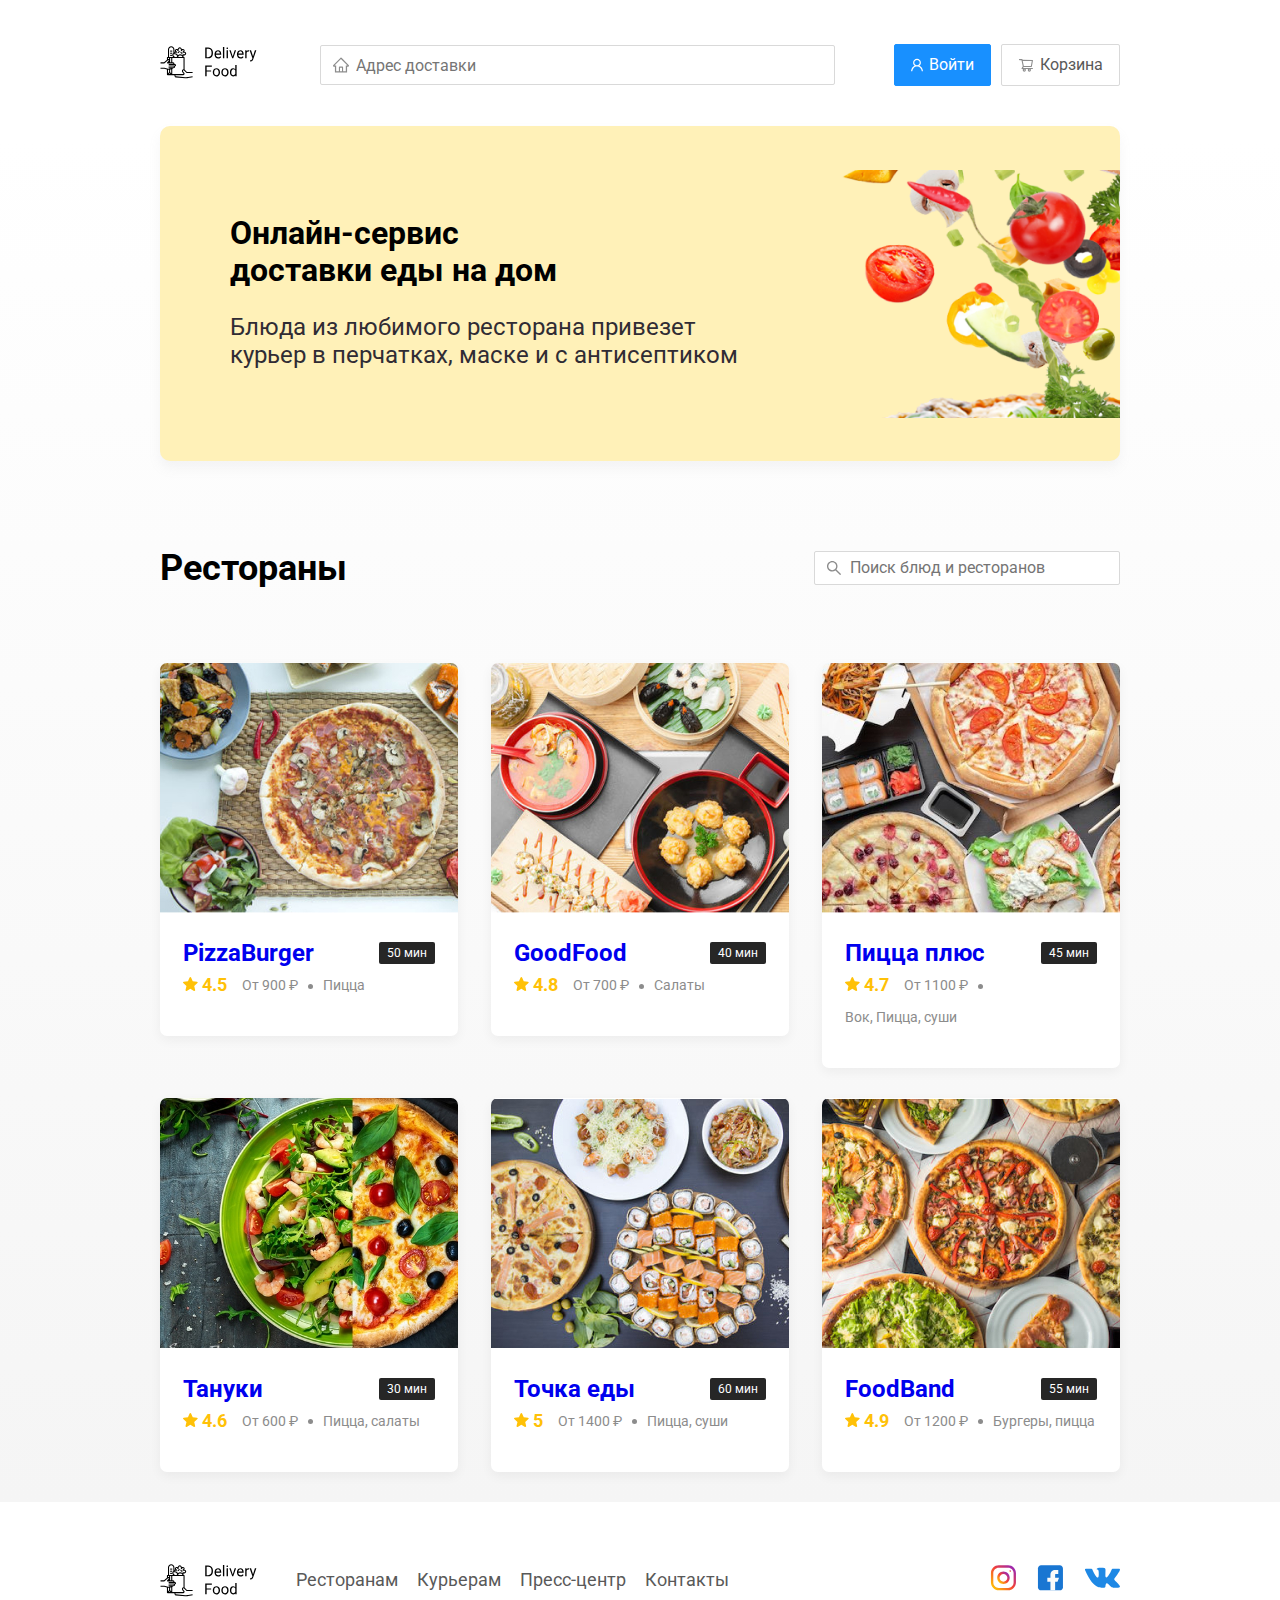
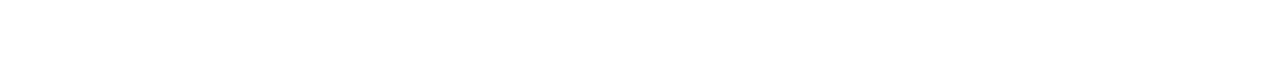
<file: index.html>
<!DOCTYPE html>
<html lang="ru">
<head>
  <meta charset="UTF-8">
  <meta name="viewport" content="width=device-width, initial-scale=1.0">
  <title>Доставка еды на дом</title>
  <link href="https://fonts.googleapis.com/css?family=Roboto:400,700&display=swap&subset=cyrillic" rel="stylesheet">
  <link rel="stylesheet" href="css/normalize.css">
  <link rel="stylesheet" href="css/style.css">
  <link rel="stylesheet" href="css/animate.css">
</head>
<body>
<div class="container">
    <!-- Шапка сайта -->
    <header class="header">
      <!-- Логотип -->
      <a href="index.html" class="logo">
        <img src="img\logo.svg" alt="Logo" class="logo">
      </a>
      <!-- Поле адреса -->
      <input type="text" class="input input-address" placeholder="Адрес доставки">
      <div class="buttons">
        <button class="button button-primary">
          <img src="img/head.svg" alt="User" class="button-icon">
          <span class="button-text">
            Войти
          </span>          
        </button>
        <button class="button">
          <img src="img/cart.svg" alt="Cart" class="button-icon">
          <span class="button-text">
            Корзина
          </span>  
        </button>
      </div>
    </header>
</div>
<main class="main">
  <div class="container">
    <section class="promo">
      <h1 class="promo-title">Онлайн-сервис </br> доставки еды на дом</h1>
      <p class="promo-text">Блюда из любимого ресторана привезет курьер в перчатках, маске и с антисептиком</p>
    </section>

    <section class="restaurants">
      <div class="section-heading">
        <h2 class="section-title">Рестораны</h2>
        <input type="text" class="input input-search" placeholder="Поиск блюд и ресторанов">
      </div>
      <div class="cards">

        <a href="restaurant.html" class="card">
          <img src="img/image.jpg" alt="image" class="card-image"></img>
          <div class="card-text">
            <div class="card-heading">
              <h3 class="card-title">PizzaBurger</h3>
              <span class="card-tag tag">50 мин</span>
            </div>
            <div class="card-info">
              <div class="rating">
                <img src="img/star.svg" alt="rating">
                4.5</div>
              <div class="price">От 900 ₽</div>
              <div class="category">Пицца</div>
            </div>
          </div>
        </a>

        <a href="restaurant.html" class="card">
          <img src="img/tanuki.jpg" alt="image" class="card-image"></img>
          <div class="card-text">
            <div class="card-heading">
              <h3 class="card-title">GoodFood</h3>
              <span class="card-tag tag">40 мин</span>
            </div>
            <div class="card-info">
              <div class="rating">
                <img src="img/star.svg" alt="rating">
                4.8</div>
              <div class="price">От 700 ₽</div>
              <div class="category">Салаты</div>
            </div>
          </div>
        </a>

        <a href="restaurant.html" class="card">
          <img src="img/foodband.jpg" alt="image" class="card-image"></img>
          <div class="card-text">
            <div class="card-heading">
              <h3 class="card-title">Пицца плюс</h3>
              <span class="card-tag tag">45 мин</span>
            </div>
            <div class="card-info">
              <div class="rating">
                <img src="img/star.svg" alt="rating">
                4.7</div>
              <div class="price">От 1100 ₽</div>
              <div class="category">Вок, Пицца, суши</div>
            </div>
          </div>
        </a>

        <a href="restaurant.html" class="card">
          <img src="img/jadina.jpg" alt="image" class="card-image"></img>
          <div class="card-text">
            <div class="card-heading">
              <h3 class="card-title">Тануки</h3>
              <span class="card-tag tag">30 мин</span>
            </div>
            <div class="card-info">
              <div class="rating">
                <img src="img/star.svg" alt="rating">
                4.6</div>
              <div class="price">От 600 ₽</div>
              <div class="category">Пицца, салаты</div>
            </div>
          </div>
        </a>

        <a href="restaurant.html" class="card">
          <img src="img/tochka.jpg" alt="image" class="card-image"></img>
          <div class="card-text">
            <div class="card-heading">
              <h3 class="card-title">Точка еды</h3>
              <span class="card-tag tag">60 мин</span>
            </div>
            <div class="card-info">
              <div class="rating">
                <img src="img/star.svg" alt="rating">
                5</div>
              <div class="price">От 1400 ₽</div>
              <div class="category">Пицца, суши</div>
            </div>
          </div>
        </a>

        <a href="restaurant.html" class="card">
          <img src="img/pizzaburger.jpg" alt="image" class="card-image"></img>
          <div class="card-text">
            <div class="card-heading">
              <h3 class="card-title">FoodBand</h3>
              <span class="card-tag tag">55 мин</span>
            </div>
            <div class="card-info">
              <div class="rating">
                <img src="img/star.svg" alt="rating">
                4.9</div>
              <div class="price">От 1200 ₽</div>
              <div class="category">Бургеры, пицца</div>
            </div>
          </div>
        </a>

      </div>
    </section>
  </div>
</main>
<footer class="footer">
  <div class="container">
    <div class="footer-block">
      <img src="img/logo.svg" alt="logo" class="logo footer-logo">
      <nav class="footer-nav">
        <a href="#" class="footer-link">Ресторанам</a>
        <a href="#" class="footer-link">Курьерам</a>
        <a href="#" class="footer-link">Пресс-центр</a>
        <a href="#" class="footer-link">Контакты</a>
      </nav>
      <div class="social-links">
        <a href="#" class="social-link"><img src="img/inst.svg" alt="instagram logo"></a>
        <a href="#" class="social-link"><img src="img/fb.svg" alt="facebook logo"></a>
        <a href="#" class="social-link"><img src="img/vk.svg" alt="vk logo"></a>
      </div>
    </div>
  </div>
</footer>
</body>
</html>
</file>
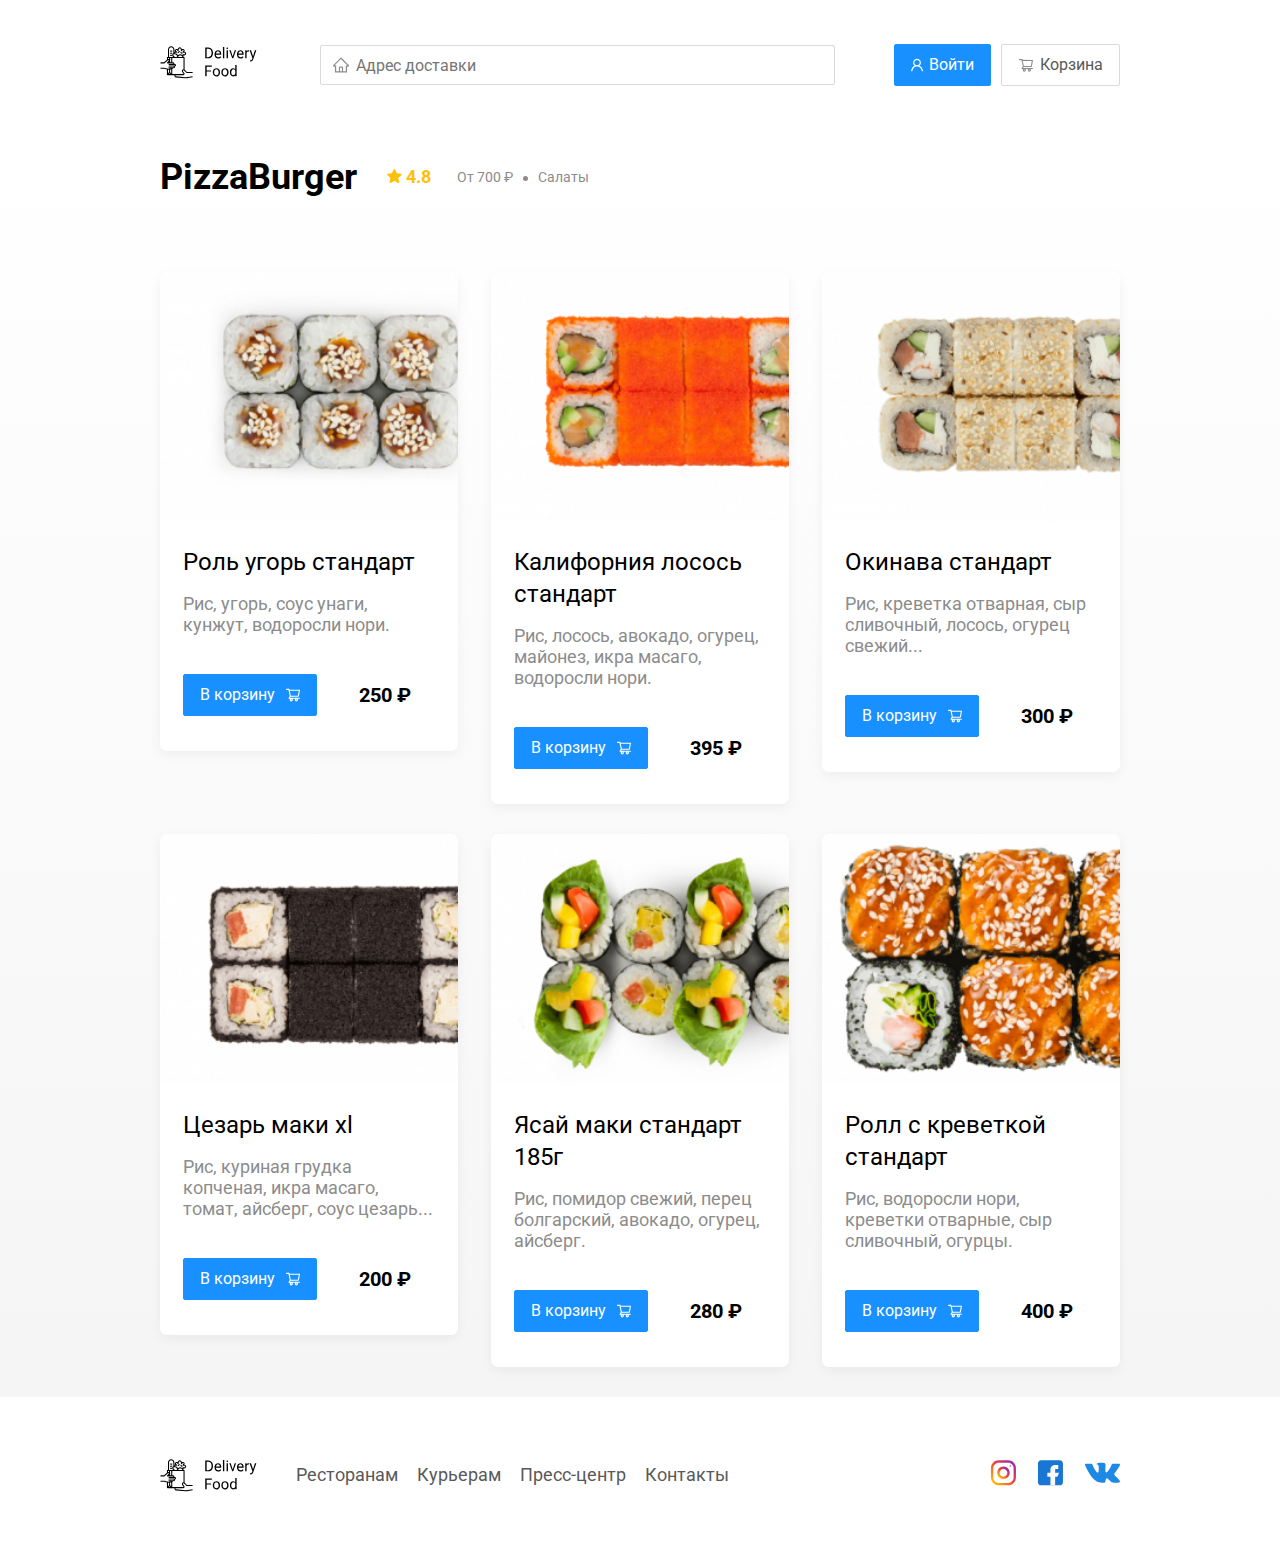
<file: restaurant.html>
<!DOCTYPE html>
<html lang="ru">
<head>
  <meta charset="UTF-8">
  <meta name="viewport" content="width=device-width, initial-scale=1.0">
  <title>PizzaBurger - Доставка еды на дом</title>
  <link href="https://fonts.googleapis.com/css?family=Roboto:400,700&display=swap&subset=cyrillic" rel="stylesheet">
  <link rel="stylesheet" href="css/normalize.css">
  <link rel="stylesheet" href="css/style.css">
  <link rel="stylesheet" href="css/animate.css">
</head>
<body>
<div class="container">
    <!-- Шапка сайта -->
    <header class="header">
      <!-- Логотип -->
      <a href="index.html" class="logo">
        <img src="img\logo.svg" alt="Logo" class="logo">
      </a>
      <!-- Поле адреса -->
      <input type="text" class="input input-address" placeholder="Адрес доставки">
      <div class="buttons">
        <button class="button button-primary">
          <img src="img/head.svg" alt="User" class="button-icon">
          <span class="button-text">
            Войти
          </span>          
        </button>
        <button class="button" id="card-button">
          <img src="img/cart.svg" alt="Cart" class="button-icon">
          <span class="button-text">
            Корзина
          </span>  
        </button>
      </div>
    </header>
</div>
<main class="main">
  <div class="container">
    <section class="restaurants">
      <div class="section-heading">
        <h2 class="section-title">PizzaBurger</h2>
        <div class="card-info">
          <div class="rating">
            <img src="img/star.svg" alt="rating">
            4.8</div>
          <div class="price">От 700 ₽</div>
          <div class="category">Салаты</div>
        </div>
      </div>
      <div class="cards">

        <div class="card wow fadeInUp" data-wow-delay="0.2s">
          <img src="img/ugor.jpg" alt="image" class="card-image"></img>
          <div class="card-text">
            <div class="card-heading">
              <h3 class="card-title card-title-reg">Роль угорь стандарт</h3>
            </div>
            <div class="card-info">
              <div class="ingredients">Рис, угорь, соус унаги, кунжут, водоросли нори.</div>
              <div class="card-buttons">
                <button class="button button-primary">
                  <span class="button-card-text">В корзину</span>
                  <img src="img/white_cart.svg" alt="shopping-cart" class="button-card-image">
                </button>
                <strong class="card-price-bold">250 ₽</strong>
              </div>
            </div>
          </div>
        </div>

        <div class="card wow fadeInUp" data-wow-delay="0.4s">
          <img src="img/losos.jpg" alt="image" class="card-image"></img>
          <div class="card-text">
            <div class="card-heading">
              <h3 class="card-title card-title-reg">Калифорния лосось стандарт</h3>
            </div>
            <div class="card-info">
              <div class="ingredients">Рис, лосось, авокадо, огурец, майонез, икра масаго, водоросли нори.</div>
              <div class="card-buttons">
                <button class="button button-primary">
                  <span class="button-card-text">В корзину</span>
                  <img src="img/white_cart.svg" alt="shopping-cart" class="button-card-image">
                </button>
                <strong class="card-price-bold">395 ₽</strong>
              </div>
            </div>
          </div>
        </div>

        <div class="card wow fadeInUp" data-wow-delay="0.6s">
          <img src="img/okinava.jpg" alt="image" class="card-image"></img>
          <div class="card-text">
            <div class="card-heading">
              <h3 class="card-title card-title-reg">Окинава стандарт</h3>
            </div>
            <div class="card-info">
              <div class="ingredients"> Рис, креветка отварная, сыр сливочный, лосось, огурец свежий...</div>
              <div class="card-buttons">
                <button class="button button-primary">
                  <span class="button-card-text">В корзину</span>
                  <img src="img/white_cart.svg" alt="shopping-cart" class="button-card-image">
                </button>
                <strong class="card-price-bold">300 ₽</strong>
              </div>
            </div>
          </div>
        </div>

        <div class="card wow fadeInUp" data-wow-delay="0.2s">
          <img src="img/cesar.jpg" alt="image" class="card-image"></img>
          <div class="card-text">
            <div class="card-heading">
              <h3 class="card-title card-title-reg">Цезарь маки xl</h3>
            </div>
            <div class="card-info">
              <div class="ingredients">Рис, куриная грудка копченая, икра масаго, томат, айсберг, соус цезарь...</div>
              <div class="card-buttons">
                <button class="button button-primary">
                  <span class="button-card-text">В корзину</span>
                  <img src="img/white_cart.svg" alt="shopping-cart" class="button-card-image">
                </button>
                <strong class="card-price-bold">200 ₽</strong>
              </div>
            </div>
          </div>
        </div>

        <div class="card wow fadeInUp" data-wow-delay="0.4s">
          <img src="img/yasai.jpg" alt="image" class="card-image"></img>
          <div class="card-text">
            <div class="card-heading">
              <h3 class="card-title card-title-reg">Ясай маки стандарт 185г</h3>
            </div>
            <div class="card-info">
              <div class="ingredients">Рис, помидор свежий, перец болгарский, авокадо, огурец, айсберг.</div>
              <div class="card-buttons">
                <button class="button button-primary">
                  <span class="button-card-text">В корзину</span>
                  <img src="img/white_cart.svg" alt="shopping-cart" class="button-card-image">
                </button>
                <strong class="card-price-bold">280 ₽</strong>
              </div>
            </div>
          </div>
        </div>

        <div class="card wow fadeInUp" data-wow-delay="0.6s">
          <img src="img/shrimp.jpg" alt="image" class="card-image"></img>
          <div class="card-text">
            <div class="card-heading">
              <h3 class="card-title card-title-reg">Ролл с креветкой стандарт</h3>
            </div>
            <div class="card-info">
              <div class="ingredients">Рис, водоросли нори, креветки отварные, сыр сливочный, огурцы.</div>
              <div class="card-buttons">
                <button class="button button-primary">
                  <span class="button-card-text">В корзину</span>
                  <img src="img/white_cart.svg" alt="shopping-cart" class="button-card-image">
                </button>
                <strong class="card-price-bold">400 ₽</strong>
              </div>
            </div>
          </div>
        </div>

      </div>
    </section>
  </div>
</main>
<footer class="footer">
  <div class="container">
    <div class="footer-block">
      <img src="img/logo.svg" alt="logo" class="logo footer-logo">
      <nav class="footer-nav">
        <a href="#" class="footer-link">Ресторанам</a>
        <a href="#" class="footer-link">Курьерам</a>
        <a href="#" class="footer-link">Пресс-центр</a>
        <a href="#" class="footer-link">Контакты</a>
      </nav>
      <div class="social-links">
        <a href="#" class="social-link"><img src="img/inst.svg" alt="instagram logo"></a>
        <a href="#" class="social-link"><img src="img/fb.svg" alt="facebook logo"></a>
        <a href="#" class="social-link"><img src="img/vk.svg" alt="vk logo"></a>
      </div>
    </div>
  </div>
</footer>

<div class="modal">
  <div class="modal-dialog">
    <div class="modal-header">
      <h3 class="modal-title">Корзина</h3>
      <button class="close">&times;</button>
    </div>

    <div class="modal-body">
      <div class="foods-row">
        <span class="food-name">Ролл угорь стандарт</span>
        <strong class="food-price">250 ₽</strong>
        <div class="food-counter">
          <button class="counter-button">-</button>
          <span class="counter">1</span>
          <button class="counter-button">+</button>
        </div>
      </div>

      <div class="foods-row">
        <span class="food-name">Ролл угорь стандарт</span>
        <strong class="food-price">250 ₽</strong>
        <div class="food-counter">
          <button class="counter-button">-</button>
          <span class="counter">1</span>
          <button class="counter-button">+</button>
        </div>
      </div>

      <div class="foods-row">
        <span class="food-name">Ролл угорь стандарт</span>
        <strong class="food-price">250 ₽</strong>
        <div class="food-counter">
          <button class="counter-button">-</button>
          <span class="counter">1</span>
          <button class="counter-button">+</button>
        </div>
      </div>

      <div class="foods-row">
        <span class="food-name">Ролл угорь стандарт</span>
        <strong class="food-price">250 ₽</strong>
        <div class="food-counter">
          <button class="counter-button">-</button>
          <span class="counter">1</span>
          <button class="counter-button">+</button>
        </div>
      </div>

      <div class="foods-row">
        <span class="food-name">Ролл угорь стандарт</span>
        <strong class="food-price">250 ₽</strong>
        <div class="food-counter">
          <button class="counter-button">-</button>
          <span class="counter">1</span>
          <button class="counter-button">+</button>
        </div>
      </div>

      <div class="modal-footer">
        <span class="modal-pricetag">1250 ₽</span>
        <div class="footer-buttons">
          <button class="button button-primary">Оформить заказ</button>
          <button class="button">Отмена</button>
        </div>
      </div>
    </div>
  </div>
</div>
<script src="js/wow.min.js"></script>
<script src="js/main.js"></script>
</body>
</html>
</file>
<file: css/style.css>
* {
  box-sizing: border-box;
}


body {
  font-family: 'Roboto', sans-serif;
  padding-top: 44px;
}

.container {
  max-width: 1200px;
  margin: auto;
}

.header {
  display: flex;
  align-items: center;
  justify-content: space-between;
  margin-bottom: 40px;
}

.input {
  background: #FFFFFF;
  border: 1px solid #D9D9D9;
  border-radius: 2px;
  font-size: 16px;
  padding-left: 35px;
  line-height: 24px;
  background-repeat: no-repeat;
  background-position: left 11px center; 
}

.input-address {
  height: 40px;
  flex: 0.8; 
  background-image: url(../img/home.svg); 
}

.input-search {
  height: 34px;
  width: 306px;  
  background-image: url(../img/search.svg);
  margin-left: auto;
}

.buttons {
  display: flex;
  align-items: center;
}

.button {
  padding: 8px 16px;
  background: #FFFFFF;
  border: 1px solid #D9D9D9;
  box-sizing: border-box;
  box-shadow: 0px 0px 2px rgba(0, 0, 0, 0.0015);
  border-radius: 2px;
  color: #595959;
  font-size: 16px;
  line-height: 24px;
  display: flex;
  align-items:center;
}

.button-primary {
  background: #1890FF;
  border: 1px solid #1890FF;
  color: #fff;
  margin-right: 10px;
}

.button-card-text {
  margin-right: 10px;
}

.button-icon {
  margin-right: 6px;
  vertical-align: middle;
}

.promo {
  box-shadow: 0px 7px 12px rgba(158, 158, 163, 0.1);
  background: #FFF1B8 url(../img/foodburst.png) no-repeat top right -200px;
  border-radius: 10px;
  padding: 68px 70px;
  margin-bottom: 56px;
}

.promo-text {
  max-width: 538px;
  font-style: normal;
  font-weight: normal;
  font-size: 24px;
  line-height: 28px;

  color: #302C34;
}

.section-title {
  font-style: normal;
  font-weight: bold;
  font-size: 36px;
  line-height: 42px;
  margin-right: 30px;
}

.section-heading {
  display: flex;
  align-items: center;
  margin-bottom: 44px;
}

.cards {
  display: flex;
  align-items: flex-start;
  justify-content: space-between;
  flex-wrap: wrap;
}

.card {
  background: #FFFFFF;
  border-radius: 7px;
  box-shadow: 0px 4px 12px rgba(0, 0, 0, 0.05);
  overflow: hidden;       
  margin-bottom: 30px;  
  flex-basis: 31%; 
  text-decoration: none;
}

.card-image {
  width: 384px;
  height: 250px;
  object-fit: cover;
}

.card-text {
  padding-top: 20px;
  padding-bottom: 35px;
  padding-left: 23px;
  padding-right: 23px;
}

.card-heading {
  display: flex;
  align-items: center;
  justify-content: space-between;
}

.card-title {
  margin: 0;
  font-style: normal;
  font-weight: bold;
  font-size: 24px;
  line-height: 32px;
}

.card-title-reg {
  font-weight: 400;
}

.card-tag {
  font-style: normal;
  font-weight: normal;
  font-size: 12px;
  line-height: 20px;
  color: #FFFFFF;
  background: #262626;
  border-radius: 2px;
  padding: 1px 8px;
}

.card-info {
  display: flex;
  align-items: center;
  flex-wrap: wrap;
}

.card-buttons {
  display: flex;
  align-items: center;
  margin-top: 24px;
}

.card-price-bold {
  font-weight: bold;
  font-size: 20px;
  line-height: 32px;
  margin-left: 32px;
}

.rating {
  margin-right: 26px;
  font-style: normal;
  font-weight: bold;
  font-size: 18px;
  line-height: 32px;
  color: #FFC107;
}

.price, .category {
  font-style: normal;
  font-weight: normal;
  font-size: 18px;
  line-height: 32px;
  color: #8C8C8C;
}

.price {
  margin-right: 10px;
}

.category {
  text-overflow: ellipsis;
  overflow: hidden;
  white-space: nowrap;
  max-width: 150px;
}

.ingredients {
  margin: 15px 0;
  font-style: normal;
  font-weight: normal;
  font-size: 18px;
  line-height: 21px;
  color: #8C8C8C;
}

.price::after {
  content: "";
  width: 5px;
  height: 5px;
  background-color: #8c8c8c;
  display: inline-block;
  vertical-align: middle;
  border-radius: 50%;
  margin-left: 10px;
}

.main {
  background: linear-gradient(180deg, rgba(245, 245, 245, 0) 1.04%, #F5F5F5 100%);
}

.footer {
  padding: 60px 0;
}

.footer-block {
  display: flex;
  align-items: center;
  justify-content: space-between;
}

.footer-nav {
  margin-left: 35px;
  margin-right: auto;
}

.footer-link {
  display: inline-block;
  font-style: normal;
  font-weight: normal;
  font-size: 18px;
  line-height: 21px;
  color: #595959;
  text-decoration: none;
}

.footer-link:not(:last-child) {
  margin-right: 15px;
}

.social-links {
  display: flex;
  align-items: center;
}

.social-link:not(:last-child) {
  margin-right: 21px;
}

.modal {

  position: fixed;
  left: 0;
  top: 0;
  width: 100%;
  height: 100%;
  background: rgba(0, 0, 0, 0.4);
  display: none;
}

.is-open {
  display: flex;
}

.modal-dialog {
  max-width: 780px;
  width: 95%;
  background: #FFFFFF;
  border-radius: 5px;
  margin: auto;
  padding: 40px 45px;
}

.modal-title {
  margin: 0;
  font-weight: bold;
  font-size: 36px;
  line-height: 42px;
}

.modal-header {
  display: flex;
  align-items: center;
  justify-content: space-between;
  margin-bottom: 45px;
}

.close {
  font-size: 36px;
  border: none;
  background-color: transparent;
}

.modal-body {
  margin-bottom: 52px;
}

.foods-row {
  display: flex;
  align-items: flex-start;
  justify-content: space-between;
  padding-bottom: 8px;
  border-bottom: 1px solid #D9D9D9;
  margin-bottom: 15px;
}

.food-name {
  font-weight: normal;
  font-size: 18px;
  line-height: 32px;
}

.food-price {
  margin-left: auto;
  padding-right: 16px;
  font-weight: bold;
  font-size: 20px;
  line-height: 32px;
}

.food-counter {
  display: flex;
  align-items: center;
}

.counter-button {
  background: #FFFFFF;
  border: 1px solid #40A9FF;
  box-sizing: border-box;
  border-radius: 2px;
  width: 39px;
  height: 32px;
  display: flex;
  align-items: center;
  justify-content: center;
  font-weight: normal;
  font-size: 14px;
  line-height: 22px;
  color: #40A9FF;
}

.counter {
  font-size: 16px;
  line-height: 24px;
  margin-left: 10px;
  margin-right: 10px;
}

.modal-footer {
  display: flex;
  align-items: center;
  justify-content: space-between;
}

.footer-buttons {
  display: flex;
  align-items: center;
}

.modal-pricetag {
  background: #262626;
  border-radius: 5px;
  color: white;
  padding: 15px 20px;
}

@media (max-width: 1366px) {
.container {
  max-width: 960px;
}

.promo {
  background-position: center right -300px;
  background-size: 750px;
}

.category, .price {
  font-size: 14px;
}

.card .rating {
  margin-right: 15px;
}
}

@media (max-width: 992px) {
  .container {
    max-width: 750px;
  }

  .promo {
    background-position: center right -200px;
    background-size: 500px;
    padding: 50px;
  }

  .promo-text {
    max-width: 400px;
    font-size: 18px;
  }

  .card {
    flex-basis: 49%;
  }

  .footer-link{
    font-size: 16px;
  }
}

@media (max-width: 768px) {
  .container {
    max-width: 560px;
  }

  .rating {
    flex-basis: 100%;
  }

  .card-info {
  flex-wrap: wrap;
  }

  .card-title {
    font-size: 18px;
  }

  .promo-title {
    font-size: 24px;
    line-height: 1.4;
  }

  .promo-text {
    margin-top: 0;
  }

  .promo {
    background-position: bottom 50px right -200px;
    background-size: 400px;
    padding: 50px;
  }
}

@media (max-width: 578px) {
  .container {
    max-width: 90%;
  }

  .header {
    flex-wrap: wrap;
  }

  .input-address {
    margin-top: 15px;
    order: 5;
    flex: 1;
  }

  .promo {
    background-image: none;
  }

  .promo-title {
    margin-bottom: 10px;
  }

  .section-title {
    font-size: 20px;
  }

  .card {
    flex-basis: 100%;
    text-decoration: none;
  }

  .card-image {
    width: 100%;
  }

  .footer-nav {
    margin-left: 0;
    margin-right: 0;
    order: 0;
    display: flex;
    flex-direction: column;
  }

  .footer-logo {
    margin-right: 15px;
    order: 1;
  }

  .social-links {
    order: 2;
  }

  .footer {
    padding: 30px 0;
  }

  .footer-block {
    align-items: flex-start;
    justify-content: space-between;
  }
}

@media (max-width: 480px) {
  .button-text {
    display: none;
  }

  .button {
    min-height: 40px;
  }

  .button-icon {
    margin: 0;
  }

  .promo {
    padding: 20px;
  }

  .section-heading {
    flex-wrap: wrap;
  }

  .footer-block {
    flex-wrap: wrap;
    flex-direction: column;
  }

  .footer-logo {
    order: 0;
    margin-bottom: 20px;
  }
  .footer-nav {
    margin-bottom: 20px;
    text-align: center;
  }

  .footer-link:not(:last-child) {
    margin-right: 0;
  }
}
</file>
